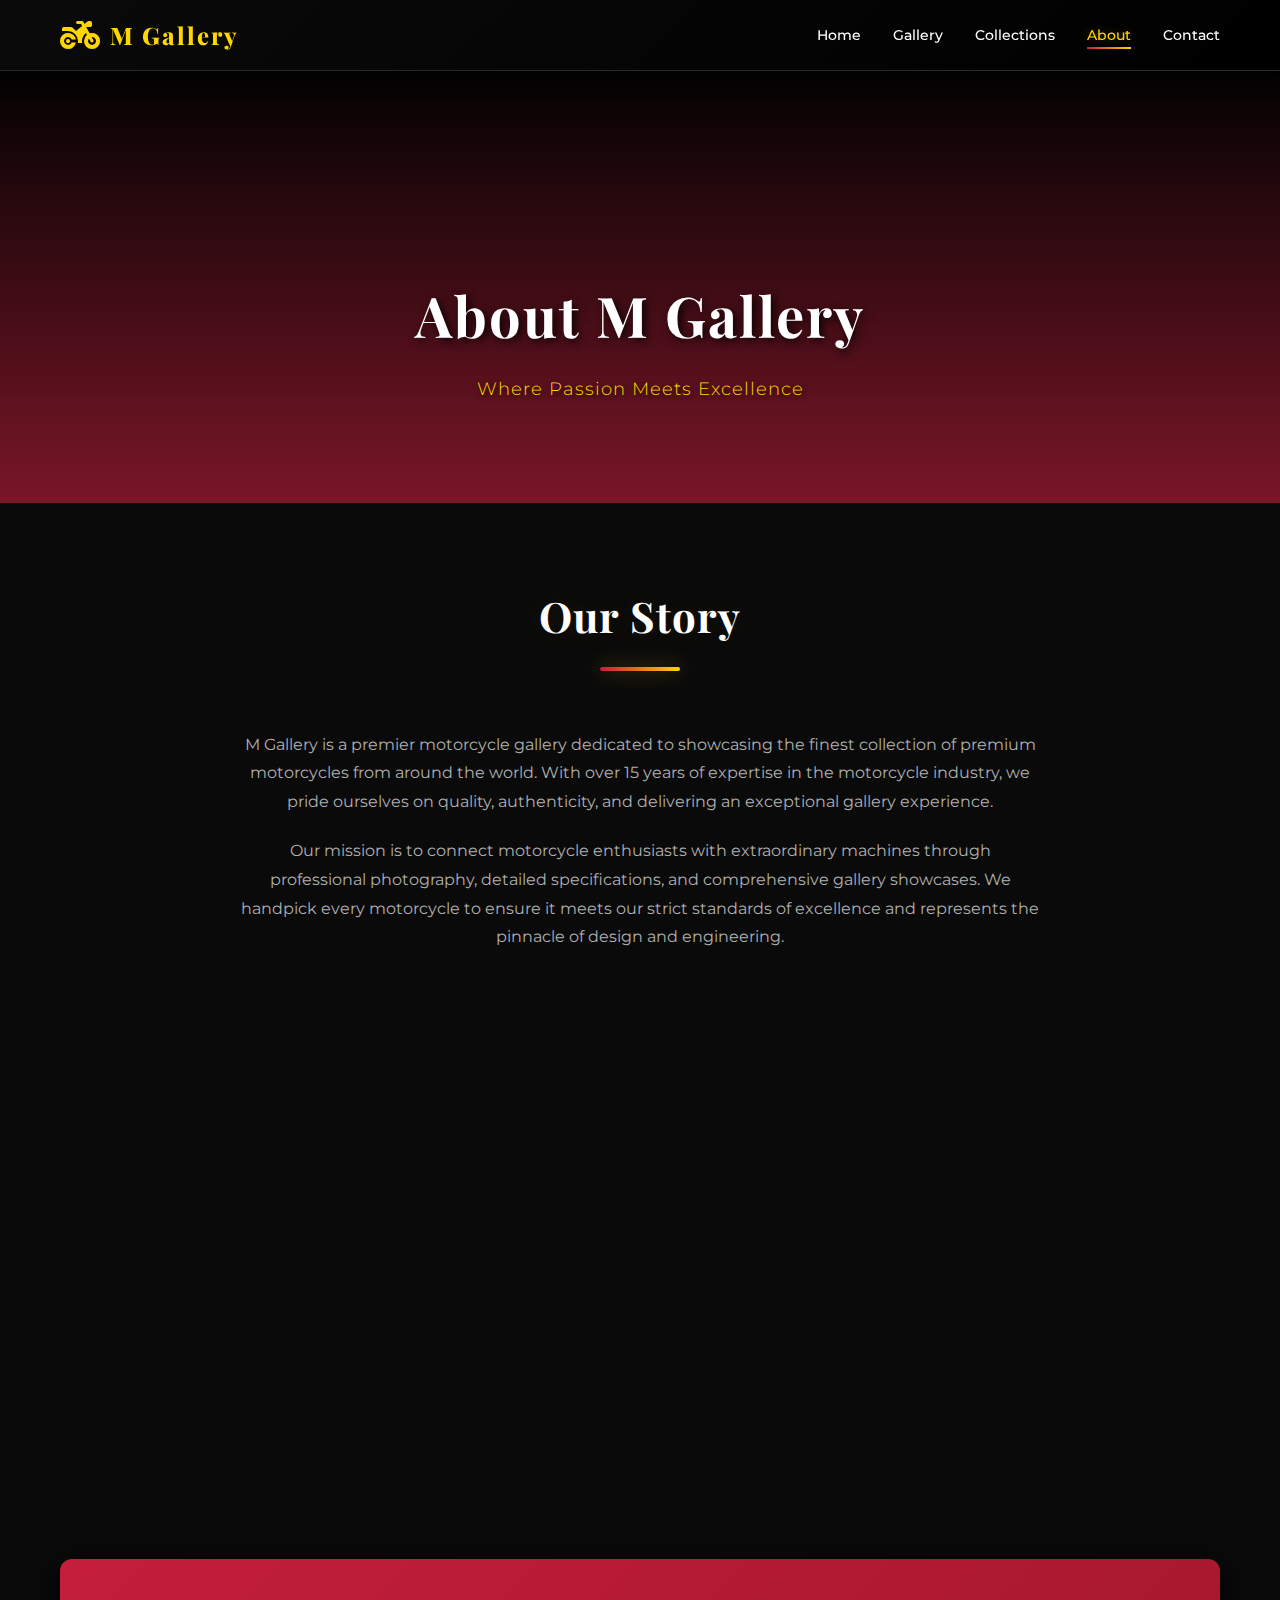
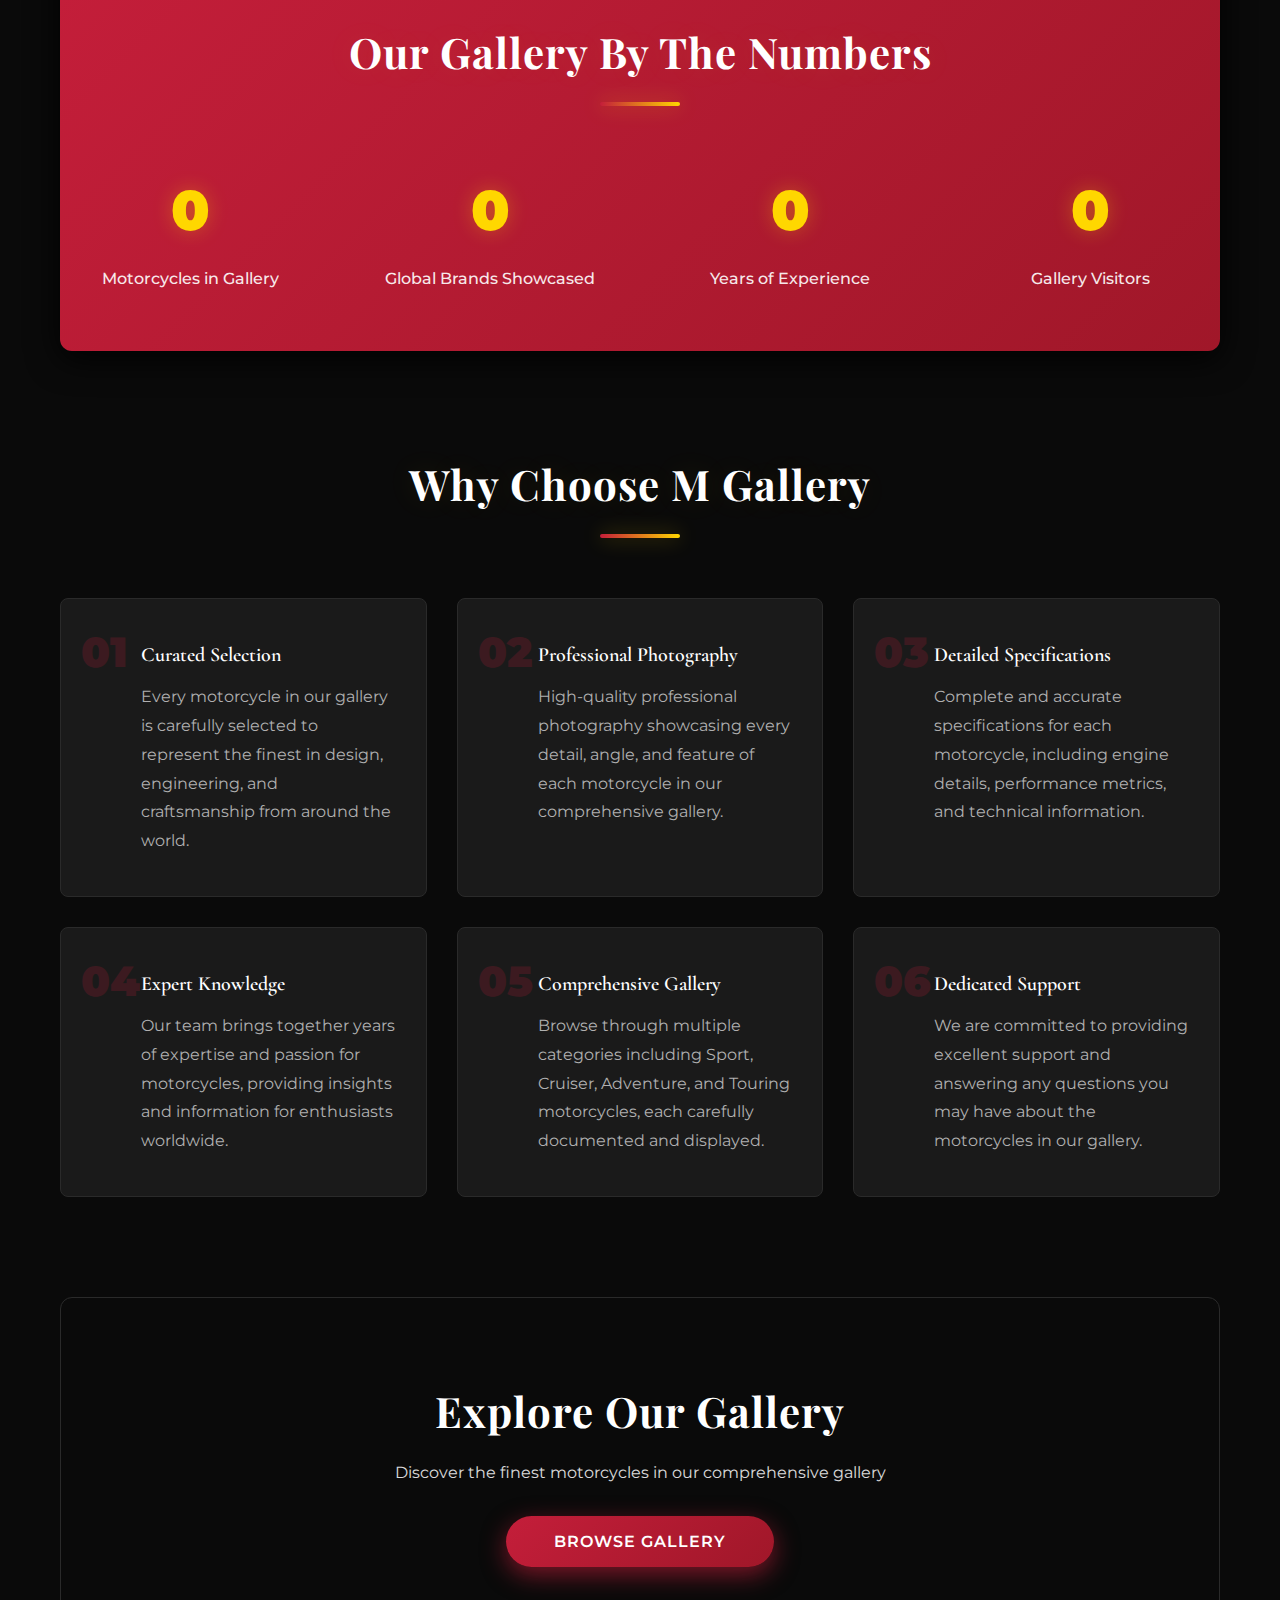
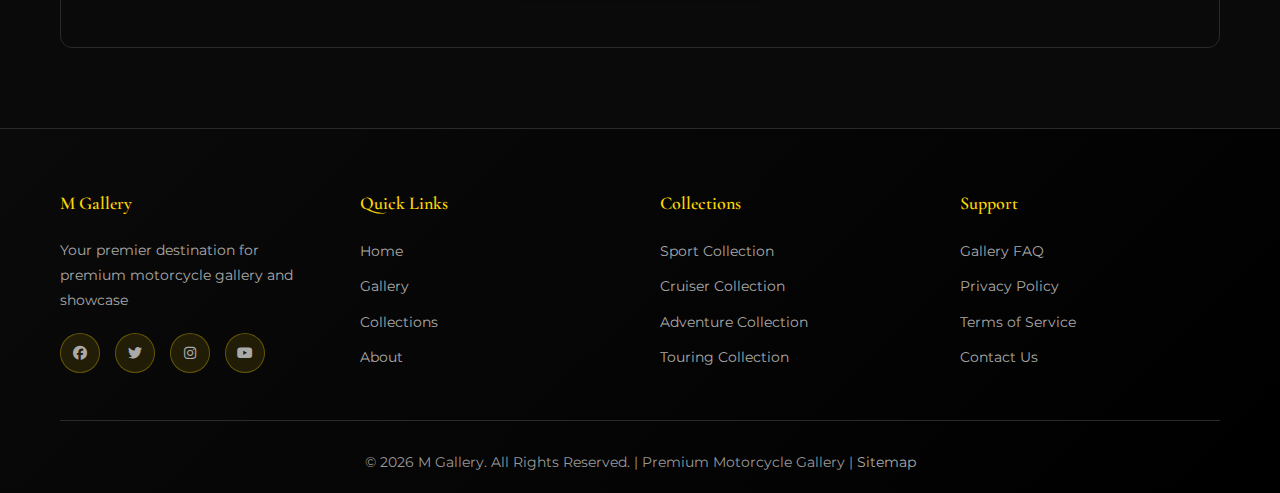
<file: about.html>
<!DOCTYPE html>
<html lang="en">
<head>
    <meta charset="UTF-8">
    <meta name="viewport" content="width=device-width, initial-scale=1.0">
    <meta name="description" content="About M Gallery - Premium motorcycle gallery with 15+ years of expertise. Learn about our mission to showcase the finest motorcycles.">
    <meta name="keywords" content="about motorcycle gallery, motorcycle showcase, premium bike collection, gallery history">
    <meta name="robots" content="index, follow">
    <title>About M Gallery - Premium Motorcycle Gallery</title>
    <link rel="canonical" href="https://www.mgallery.com/about.html">
    <link rel="stylesheet" href="style.css">
    <link rel="stylesheet" href="https://cdnjs.cloudflare.com/ajax/libs/font-awesome/6.4.0/css/all.min.css">
    <link rel="preconnect" href="https://fonts.googleapis.com">
    <link rel="preconnect" href="https://fonts.gstatic.com" crossorigin>
    <link href="https://fonts.googleapis.com/css2?family=Playfair+Display:wght@400;500;600;700;800;900&family=Montserrat:wght@300;400;500;600;700;800&family=Cormorant+Garamond:wght@400;500;600;700&family=Poppins:wght@300;400;500;600;700&display=swap" rel="stylesheet">
    <script async src="https://www.googletagmanager.com/gtag/js?id=G-XXXXXXXXXX"></script>
    <script>
        window.dataLayer = window.dataLayer || [];
        function gtag(){dataLayer.push(arguments);}
        gtag('js', new Date());
        gtag('config', 'G-XXXXXXXXXX');
    </script>
    <script type="application/ld+json">
    {
      "@context": "https://schema.org",
      "@type": "Organization",
      "name": "M Gallery",
      "description": "Premium motorcycle gallery showcase",
      "url": "https://www.mgallery.com",
      "foundingDate": "2010"
    }
    </script>
</head>
<body>
    <!-- Navigation Bar -->
    <nav class="navbar" role="navigation" aria-label="Main navigation">
        <div class="nav-container">
            <div class="logo">
                <i class="fas fa-motorcycle" aria-hidden="true"></i>
                <span>M Gallery</span>
            </div>
            <ul class="nav-menu">
                <li><a href="index.html" class="nav-link">Home</a></li>
                <li><a href="gallery.html" class="nav-link">Gallery</a></li>
                <li><a href="collection.html" class="nav-link">Collections</a></li>
                <li><a href="about.html" class="nav-link active">About</a></li>
                <li><a href="contact.html" class="nav-link">Contact</a></li>
            </ul>
            <div class="hamburger">
                <span></span>
                <span></span>
                <span></span>
            </div>
        </div>
    </nav>

    <!-- Page Header -->
    <div class="page-header">
        <h1>About M Gallery</h1>
        <p>Where Passion Meets Excellence</p>
    </div>

    <!-- About Content -->
    <section class="about-page" role="main">
        <div class="container">
            <!-- Mission Section -->
            <div class="mission-section">
                <div class="section-intro">
                    <h2 class="section-title">Our Story</h2>
                    <p>M Gallery is a premier motorcycle gallery dedicated to showcasing the finest collection of premium motorcycles from around the world. With over 15 years of expertise in the motorcycle industry, we pride ourselves on quality, authenticity, and delivering an exceptional gallery experience.</p>
                    <p>Our mission is to connect motorcycle enthusiasts with extraordinary machines through professional photography, detailed specifications, and comprehensive gallery showcases. We handpick every motorcycle to ensure it meets our strict standards of excellence and represents the pinnacle of design and engineering.</p>
                </div>

                <div class="mission-grid">
                    <div class="mission-card">
                        <div class="mission-icon" aria-hidden="true"><i class="fas fa-heart"></i></div>
                        <h3>Our Mission</h3>
                        <p>To be the world's premier motorcycle gallery, showcasing the finest machines and connecting passionate enthusiasts with extraordinary motorcycles through professional presentation and detailed information.</p>
                    </div>

                    <div class="mission-card">
                        <div class="mission-icon" aria-hidden="true"><i class="fas fa-rocket"></i></div>
                        <h3>Our Vision</h3>
                        <p>To establish M Gallery as the definitive source for premium motorcycle showcase, recognized globally for quality, expertise, and passion for motorcycles.</p>
                    </div>

                    <div class="mission-card">
                        <div class="mission-icon" aria-hidden="true"><i class="fas fa-star"></i></div>
                        <h3>Our Values</h3>
                        <p>Excellence, integrity, passion for motorcycles, and dedication to presenting the finest machines with the utmost professionalism and attention to detail.</p>
                    </div>
                </div>
            </div>

            <!-- Statistics Section -->
            <section class="stats-section">
                <h2 class="section-title">Our Gallery By The Numbers</h2>
                <div class="stats-grid">
                    <div class="stat-card">
                        <div class="stat-number" data-target="150">0</div>
                        <p class="stat-label">Motorcycles in Gallery</p>
                    </div>
                    <div class="stat-card">
                        <div class="stat-number" data-target="50">0</div>
                        <p class="stat-label">Global Brands Showcased</p>
                    </div>
                    <div class="stat-card">
                        <div class="stat-number" data-target="15">0</div>
                        <p class="stat-label">Years of Experience</p>
                    </div>
                    <div class="stat-card">
                        <div class="stat-number" data-target="100000">0</div>
                        <p class="stat-label">Gallery Visitors</p>
                    </div>
                </div>
            </section>

            <!-- Why Choose Us Section -->
            <section class="why-choose">
                <h2 class="section-title">Why Choose M Gallery</h2>
                <div class="why-grid">
                    <div class="why-item">
                        <div class="why-number">01</div>
                        <h4>Curated Selection</h4>
                        <p>Every motorcycle in our gallery is carefully selected to represent the finest in design, engineering, and craftsmanship from around the world.</p>
                    </div>

                    <div class="why-item">
                        <div class="why-number">02</div>
                        <h4>Professional Photography</h4>
                        <p>High-quality professional photography showcasing every detail, angle, and feature of each motorcycle in our comprehensive gallery.</p>
                    </div>

                    <div class="why-item">
                        <div class="why-number">03</div>
                        <h4>Detailed Specifications</h4>
                        <p>Complete and accurate specifications for each motorcycle, including engine details, performance metrics, and technical information.</p>
                    </div>

                    <div class="why-item">
                        <div class="why-number">04</div>
                        <h4>Expert Knowledge</h4>
                        <p>Our team brings together years of expertise and passion for motorcycles, providing insights and information for enthusiasts worldwide.</p>
                    </div>

                    <div class="why-item">
                        <div class="why-number">05</div>
                        <h4>Comprehensive Gallery</h4>
                        <p>Browse through multiple categories including Sport, Cruiser, Adventure, and Touring motorcycles, each carefully documented and displayed.</p>
                    </div>

                    <div class="why-item">
                        <div class="why-number">06</div>
                        <h4>Dedicated Support</h4>
                        <p>We are committed to providing excellent support and answering any questions you may have about the motorcycles in our gallery.</p>
                    </div>
                </div>
            </section>

            <!-- Call to Action -->
            <section class="about-cta">
                <h2>Explore Our Gallery</h2>
                <p>Discover the finest motorcycles in our comprehensive gallery</p>
                <button class="cta-button" onclick="window.location.href='gallery.html'" aria-label="Explore motorcycle gallery">Browse Gallery</button>
            </section>
        </div>
    </section>

    <!-- Footer -->
    <footer class="footer" role="contentinfo">
        <div class="container">
            <div class="footer-content">
                <div class="footer-section">
                    <h4>M Gallery</h4>
                    <p>Your premier destination for premium motorcycle gallery and showcase</p>
                    <div class="social-links" role="list">
                        <a href="#" role="listitem" aria-label="M Gallery Facebook"><i class="fab fa-facebook" aria-hidden="true"></i></a>
                        <a href="#" role="listitem" aria-label="M Gallery Twitter"><i class="fab fa-twitter" aria-hidden="true"></i></a>
                        <a href="#" role="listitem" aria-label="M Gallery Instagram"><i class="fab fa-instagram" aria-hidden="true"></i></a>
                        <a href="#" role="listitem" aria-label="M Gallery YouTube"><i class="fab fa-youtube" aria-hidden="true"></i></a>
                    </div>
                </div>
                <div class="footer-section">
                    <h4>Quick Links</h4>
                    <ul role="list">
                        <li role="listitem"><a href="index.html">Home</a></li>
                        <li role="listitem"><a href="gallery.html">Gallery</a></li>
                        <li role="listitem"><a href="collection.html">Collections</a></li>
                        <li role="listitem"><a href="about.html">About</a></li>
                    </ul>
                </div>
                <div class="footer-section">
                    <h4>Collections</h4>
                    <ul role="list">
                        <li role="listitem"><a href="collection.html#sport">Sport Collection</a></li>
                        <li role="listitem"><a href="collection.html#cruiser">Cruiser Collection</a></li>
                        <li role="listitem"><a href="collection.html#adventure">Adventure Collection</a></li>
                        <li role="listitem"><a href="collection.html#touring">Touring Collection</a></li>
                    </ul>
                </div>
                <div class="footer-section">
                    <h4>Support</h4>
                    <ul role="list">
                        <li role="listitem"><a href="#" rel="nofollow">Gallery FAQ</a></li>
                        <li role="listitem"><a href="#" rel="nofollow">Privacy Policy</a></li>
                        <li role="listitem"><a href="#" rel="nofollow">Terms of Service</a></li>
                        <li role="listitem"><a href="contact.html">Contact Us</a></li>
                    </ul>
                </div>
            </div>
            <div class="footer-bottom">
                <p>&copy; 2026 M Gallery. All Rights Reserved. | Premium Motorcycle Gallery | <a href="sitemap.xml" rel="nofollow">Sitemap</a></p>
            </div>
        </div>
    </footer>

    <script src="script.js"></script>
</body>
</html>
</file>
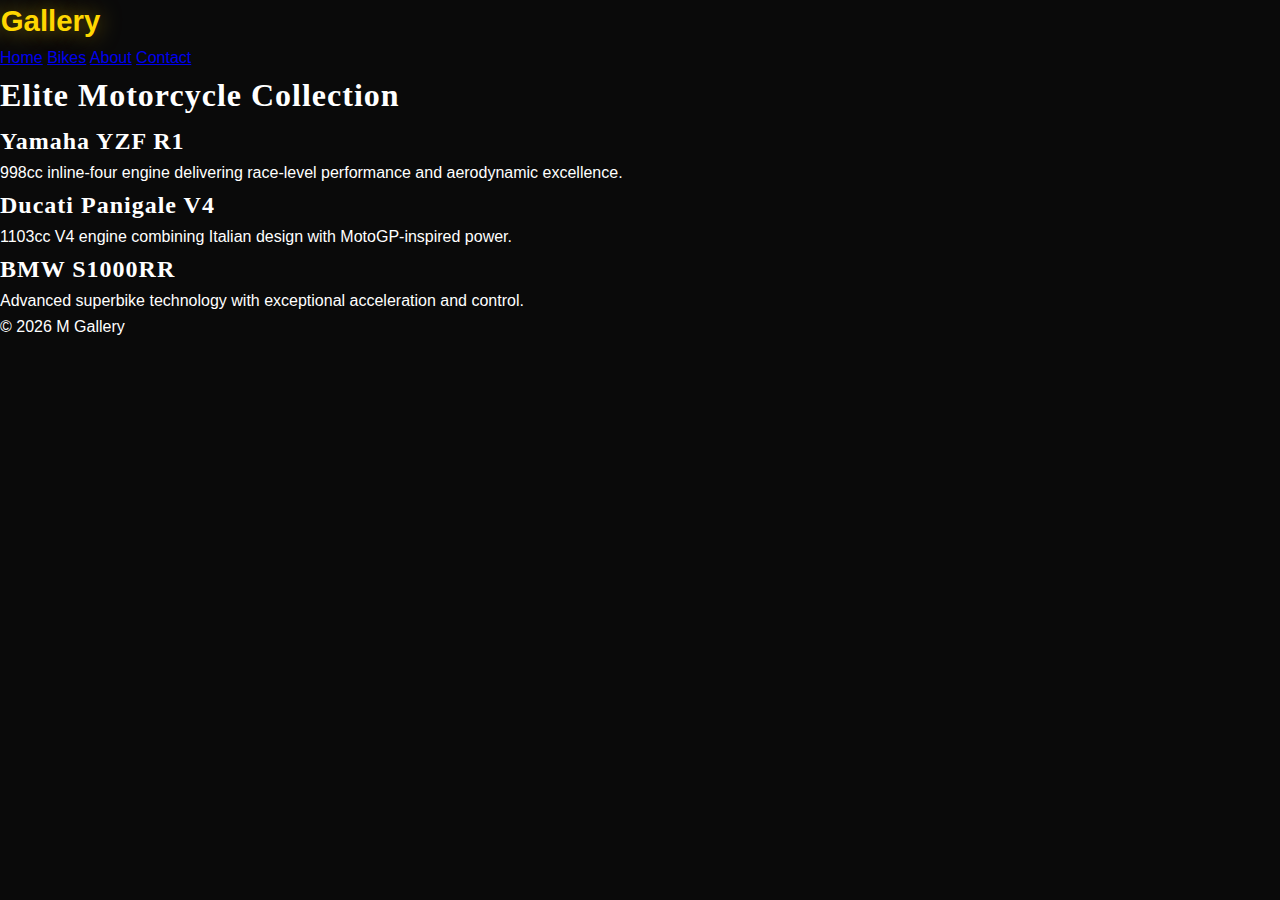
<file: bikes.html>
<!DOCTYPE html>
<html lang="en">
<head>
<meta charset="UTF-8">
<meta name="viewport" content="width=device-width, initial-scale=1.0">

<title>Motorcycle Collection | M Gallery</title>

<meta name="description" content="Explore premium superbikes including Yamaha YZF R1, Ducati Panigale V4 and BMW S1000RR.">

<link rel="stylesheet" href="style.css">
</head>

<body>

<header>
    <div class="logo">M Gallery</div>
    <nav>
        <a href="index.html">Home</a>
        <a href="bikes.html">Bikes</a>
        <a href="about.html">About</a>
        <a href="contact.html">Contact</a>
    </nav>
</header>

<section class="page-title">
    <h1>Elite Motorcycle Collection</h1>
</section>

<section class="cards">

    <div class="bike-card">
        <h2>Yamaha YZF R1</h2>
        <p>998cc inline-four engine delivering race-level performance and aerodynamic excellence.</p>
    </div>

    <div class="bike-card">
        <h2>Ducati Panigale V4</h2>
        <p>1103cc V4 engine combining Italian design with MotoGP-inspired power.</p>
    </div>

    <div class="bike-card">
        <h2>BMW S1000RR</h2>
        <p>Advanced superbike technology with exceptional acceleration and control.</p>
    </div>

</section>

<footer>
    <p>© 2026 M Gallery</p>
</footer>

</body>
</html>
</file>
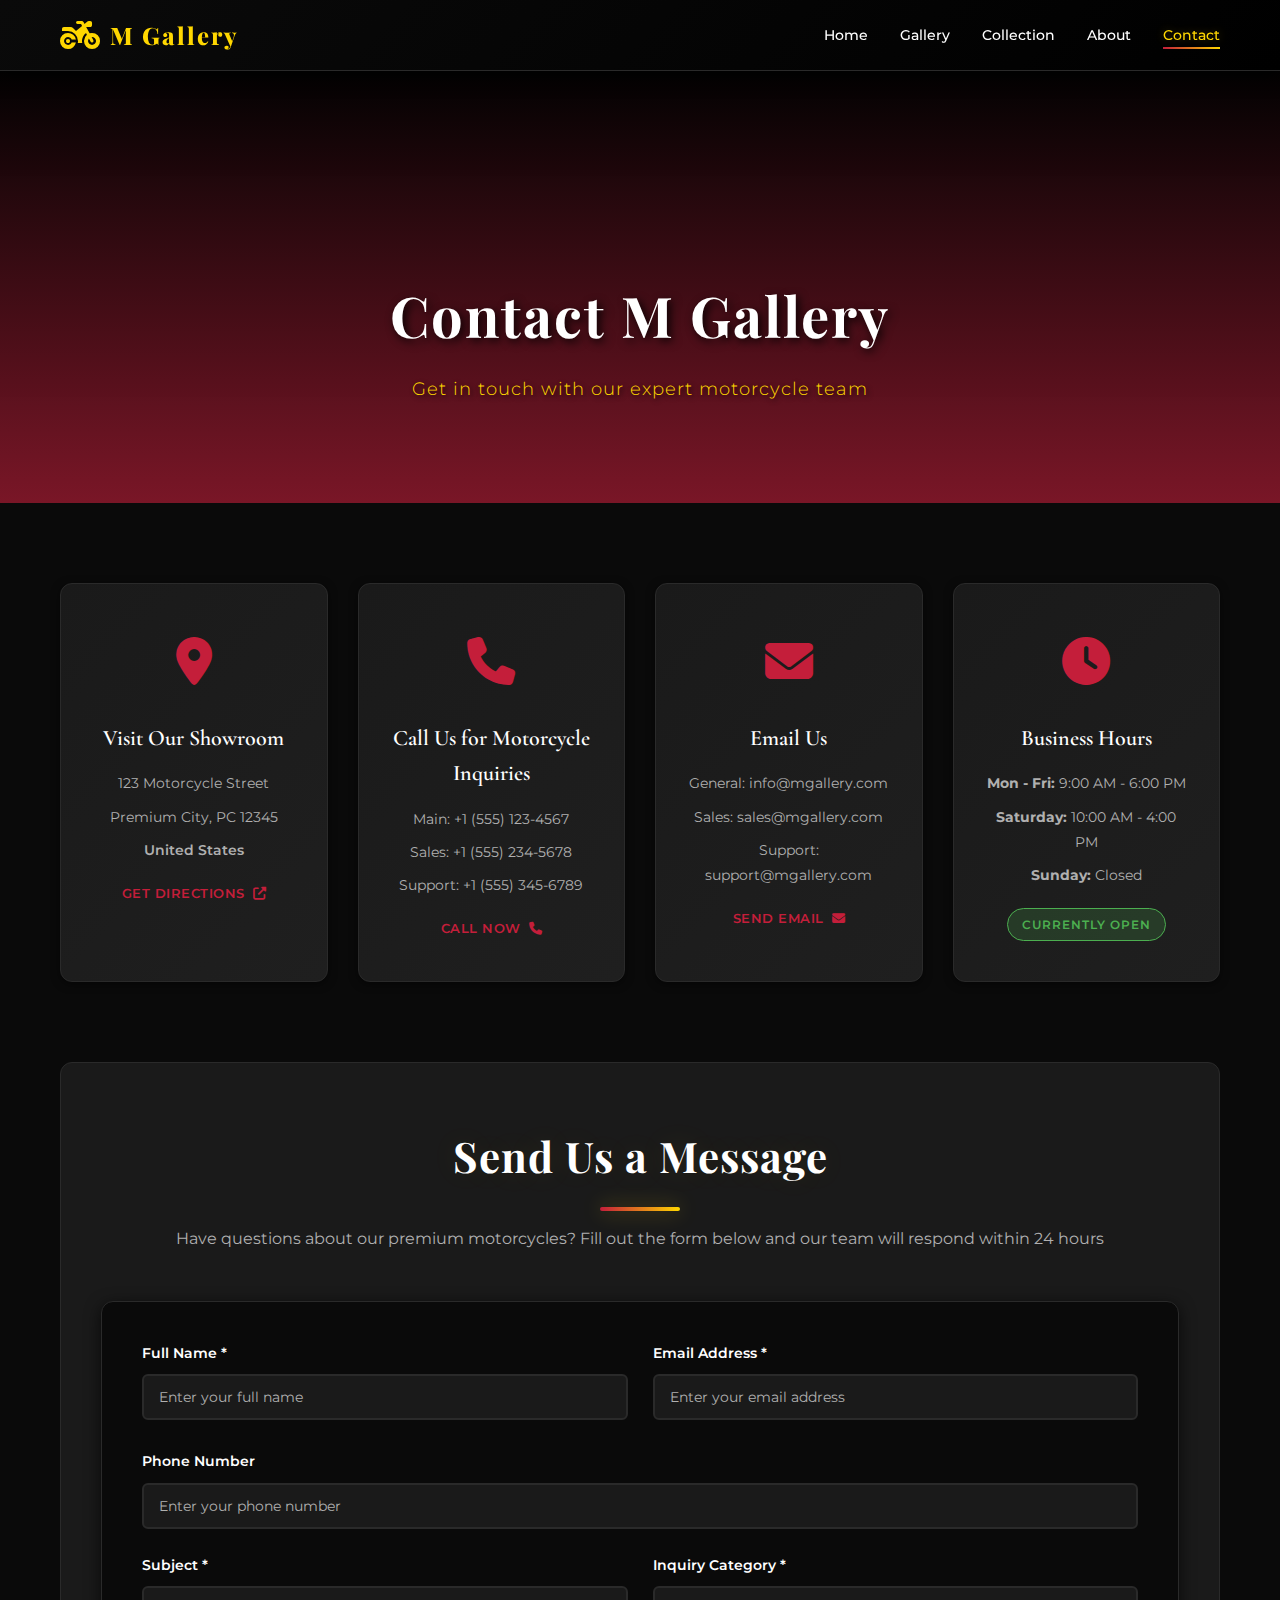
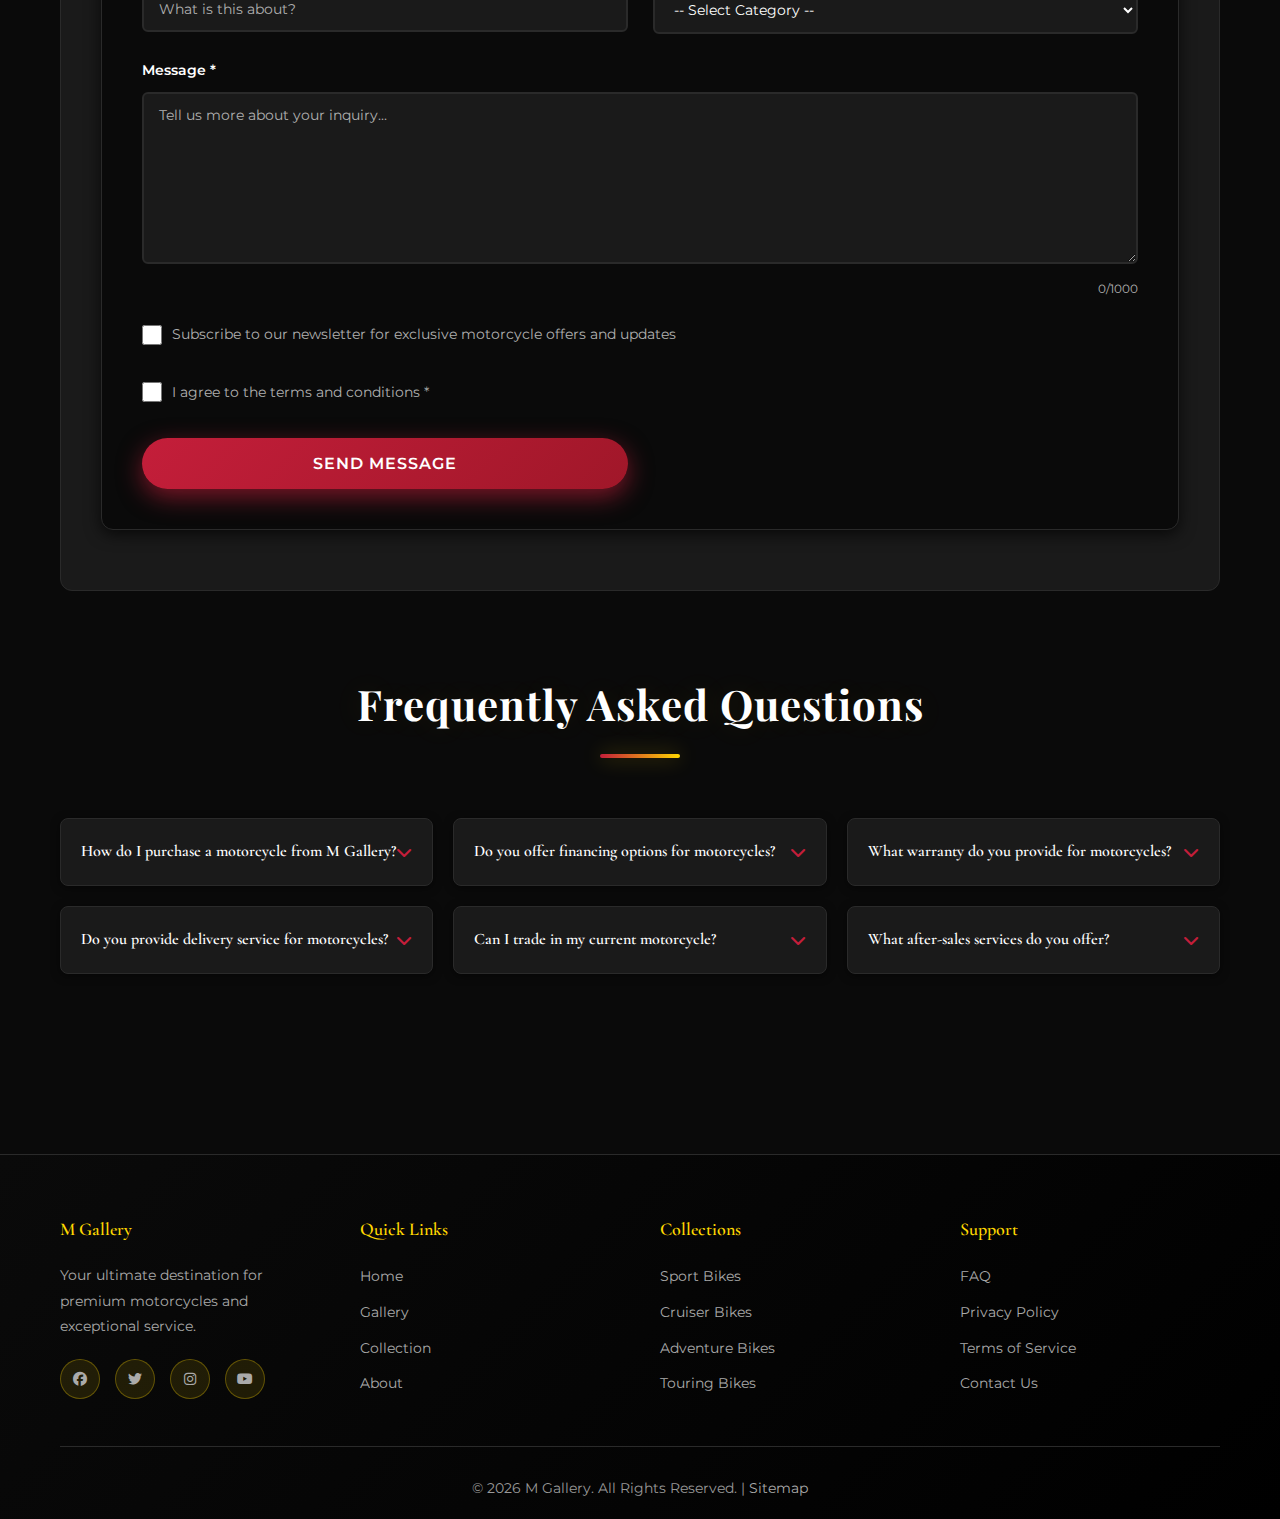
<file: contact.html>
<!DOCTYPE html>
<html lang="en">
<head>
    <meta charset="UTF-8">
    <meta name="viewport" content="width=device-width, initial-scale=1.0">
    <meta name="description" content="Contact M Gallery - Reach our premium motorcycle dealer. Phone, email, address, and contact form for motorcycle inquiries, sales, and support.">
    <meta name="keywords" content="contact motorcycle dealer, M Gallery contact, motorcycle sales inquiries, customer support, contact form">
    <meta name="robots" content="index, follow">
    <title>Contact M Gallery - Premium Motorcycle Dealer Support</title>
    <link rel="canonical" href="https://www.mgallery.com/contact.html">
    <link rel="stylesheet" href="style.css">
    <link rel="stylesheet" href="https://cdnjs.cloudflare.com/ajax/libs/font-awesome/6.4.0/css/all.min.css">
    <link rel="preconnect" href="https://fonts.googleapis.com">
    <link rel="preconnect" href="https://fonts.gstatic.com" crossorigin>
    <link href="https://fonts.googleapis.com/css2?family=Playfair+Display:wght@400;500;600;700;800;900&family=Montserrat:wght@300;400;500;600;700;800&family=Cormorant+Garamond:wght@400;500;600;700&family=Poppins:wght@300;400;500;600;700&display=swap" rel="stylesheet">
    <script async src="https://www.googletagmanager.com/gtag/js?id=G-XXXXXXXXXX"></script>
    <script>
        window.dataLayer = window.dataLayer || [];
        function gtag(){dataLayer.push(arguments);}
        gtag('js', new Date());
        gtag('config', 'G-XXXXXXXXXX');
    </script>
</head>
<body>
    <nav class="navbar" role="navigation" aria-label="Main navigation">
        <div class="nav-container">
            <div class="logo">
                <i class="fas fa-motorcycle" aria-hidden="true"></i>
                <span>M Gallery</span>
            </div>
            <ul class="nav-menu">
                <li><a href="index.html" class="nav-link">Home</a></li>
                <li><a href="gallery.html" class="nav-link">Gallery</a></li>
                <li><a href="collection.html" class="nav-link">Collection</a></li>
                <li><a href="about.html" class="nav-link">About</a></li>
                <li><a href="contact.html" class="nav-link active">Contact</a></li>
            </ul>
            <div class="hamburger">
                <span></span>
                <span></span>
                <span></span>
            </div>
        </div>
    </nav>

    <div class="page-header">
        <h1>Contact M Gallery</h1>
        <p>Get in touch with our expert motorcycle team</p>
    </div>

    <section class="contact-page" role="main" aria-labelledby="contact-heading">
        <div class="container">
            <h2 id="contact-heading" class="sr-only">Contact Information and Form</h2>
            
            <div class="contact-info-grid">
                <div class="contact-info-card">
                    <div class="info-icon" aria-hidden="true"><i class="fas fa-map-marker-alt"></i></div>
                    <h3>Visit Our Showroom</h3>
                    <p>123 Motorcycle Street</p>
                    <p>Premium City, PC 12345</p>
                    <p class="country">United States</p>
                    <a href="#" class="info-link">Get Directions <i class="fas fa-external-link-alt" aria-hidden="true"></i></a>
                </div>

                <div class="contact-info-card">
                    <div class="info-icon" aria-hidden="true"><i class="fas fa-phone"></i></div>
                    <h3>Call Us for Motorcycle Inquiries</h3>
                    <p>Main: <span>+1 (555) 123-4567</span></p>
                    <p>Sales: <span>+1 (555) 234-5678</span></p>
                    <p>Support: <span>+1 (555) 345-6789</span></p>
                    <a href="tel:+15551234567" class="info-link">Call Now <i class="fas fa-phone" aria-hidden="true"></i></a>
                </div>

                <div class="contact-info-card">
                    <div class="info-icon" aria-hidden="true"><i class="fas fa-envelope"></i></div>
                    <h3>Email Us</h3>
                    <p>General: info@mgallery.com</p>
                    <p>Sales: sales@mgallery.com</p>
                    <p>Support: support@mgallery.com</p>
                    <a href="mailto:info@mgallery.com" class="info-link">Send Email <i class="fas fa-envelope" aria-hidden="true"></i></a>
                </div>

                <div class="contact-info-card">
                    <div class="info-icon" aria-hidden="true"><i class="fas fa-clock"></i></div>
                    <h3>Business Hours</h3>
                    <p><strong>Mon - Fri:</strong> 9:00 AM - 6:00 PM</p>
                    <p><strong>Saturday:</strong> 10:00 AM - 4:00 PM</p>
                    <p><strong>Sunday:</strong> Closed</p>
                    <span class="status open">Currently Open</span>
                </div>
            </div>

            <div class="contact-form-section">
                <div class="form-header">
                    <h2 class="section-title">Send Us a Message</h2>
                    <p>Have questions about our premium motorcycles? Fill out the form below and our team will respond within 24 hours</p>
                </div>

                <form class="contact-form" id="contactForm" method="POST" action="/contact" novalidate>
                    <div class="form-group">
                        <label for="name">Full Name *</label>
                        <input type="text" id="name" name="name" required placeholder="Enter your full name" aria-required="true">
                        <span class="error-message" id="nameError"></span>
                    </div>

                    <div class="form-group">
                        <label for="email">Email Address *</label>
                        <input type="email" id="email" name="email" required placeholder="Enter your email address" aria-required="true">
                        <span class="error-message" id="emailError"></span>
                    </div>

                    <div class="form-group">
                        <label for="phone">Phone Number</label>
                        <input type="tel" id="phone" name="phone" placeholder="Enter your phone number">
                    </div>

                    <div class="form-row">
                        <div class="form-group">
                            <label for="subject">Subject *</label>
                            <input type="text" id="subject" name="subject" required placeholder="What is this about?" aria-required="true">
                        </div>

                        <div class="form-group">
                            <label for="category">Inquiry Category *</label>
                            <select id="category" name="category" required aria-required="true">
                                <option value="">-- Select Category --</option>
                                <option value="inquiry">General Inquiry</option>
                                <option value="sales">Sales Information</option>
                                <option value="support">Customer Support</option>
                                <option value="service">Service & Maintenance</option>
                                <option value="financing">Financing Question</option>
                                <option value="other">Other</option>
                            </select>
                        </div>
                    </div>

                    <div class="form-group">
                        <label for="message">Message *</label>
                        <textarea id="message" name="message" rows="8" required placeholder="Tell us more about your inquiry..." aria-required="true"></textarea>
                        <span class="char-count"><span id="charCount">0</span>/1000</span>
                    </div>

                    <div class="form-group checkbox-group">
                        <label for="subscribe">
                            <input type="checkbox" id="subscribe" name="subscribe">
                            Subscribe to our newsletter for exclusive motorcycle offers and updates
                        </label>
                    </div>

                    <div class="form-group checkbox-group">
                        <label for="terms">
                            <input type="checkbox" id="terms" name="terms" required aria-required="true">
                            I agree to the terms and conditions *
                        </label>
                        <span class="error-message" id="termsError"></span>
                    </div>

                    <button type="submit" class="cta-button" aria-label="Submit contact form">Send Message</button>

                    <div class="form-status" id="formStatus">
                        <p id="statusMessage"></p>
                    </div>
                </form>
            </div>

            <section class="faq-section" aria-labelledby="faq-heading">
                <h2 id="faq-heading" class="section-title">Frequently Asked Questions</h2>
                <div class="faq-grid">
                    <div class="faq-item">
                        <div class="faq-header" onclick="toggleFAQ(this)">
                            <h3>How do I purchase a motorcycle from M Gallery?</h3>
                            <i class="fas fa-chevron-down" aria-hidden="true"></i>
                        </div>
                        <div class="faq-content">
                            <p>Browse our gallery, select your desired motorcycle, and contact our sales team. We'll guide you through the entire purchase process including financing options and delivery arrangements.</p>
                        </div>
                    </div>

                    <div class="faq-item">
                        <div class="faq-header" onclick="toggleFAQ(this)">
                            <h3>Do you offer financing options for motorcycles?</h3>
                            <i class="fas fa-chevron-down" aria-hidden="true"></i>
                        </div>
                        <div class="faq-content">
                            <p>Yes! We offer flexible financing plans with competitive rates. Our team can work with various lenders to find the best option for your budget.</p>
                        </div>
                    </div>

                    <div class="faq-item">
                        <div class="faq-header" onclick="toggleFAQ(this)">
                            <h3>What warranty do you provide for motorcycles?</h3>
                            <i class="fas fa-chevron-down" aria-hidden="true"></i>
                        </div>
                        <div class="faq-content">
                            <p>All our motorcycles come with comprehensive warranty coverage. The duration varies by model and condition. Contact us for specific details on your chosen motorcycle.</p>
                        </div>
                    </div>

                    <div class="faq-item">
                        <div class="faq-header" onclick="toggleFAQ(this)">
                            <h3>Do you provide delivery service for motorcycles?</h3>
                            <i class="fas fa-chevron-down" aria-hidden="true"></i>
                        </div>
                        <div class="faq-content">
                            <p>Yes, we offer nationwide delivery services for motorcycle purchases. Delivery options and costs depend on your location. Our sales team will provide a quote during purchase.</p>
                        </div>
                    </div>

                    <div class="faq-item">
                        <div class="faq-header" onclick="toggleFAQ(this)">
                            <h3>Can I trade in my current motorcycle?</h3>
                            <i class="fas fa-chevron-down" aria-hidden="true"></i>
                        </div>
                        <div class="faq-content">
                            <p>Absolutely! We accept motorcycle trade-ins. Bring your current bike for evaluation, and we'll offer you a fair trade-in value towards your new motorcycle purchase.</p>
                        </div>
                    </div>

                    <div class="faq-item">
                        <div class="faq-header" onclick="toggleFAQ(this)">
                            <h3>What after-sales services do you offer?</h3>
                            <i class="fas fa-chevron-down" aria-hidden="true"></i>
                        </div>
                        <div class="faq-content">
                            <p>We offer comprehensive after-sales support including maintenance, repairs, customization, and 24/7 customer support. Our certified technicians are ready to assist you with motorcycle service.</p>
                        </div>
                    </div>
                </div>
            </section>
        </div>
    </section>

    <footer class="footer" role="contentinfo">
        <div class="container">
            <div class="footer-content">
                <div class="footer-section">
                    <h4>M Gallery</h4>
                    <p>Your ultimate destination for premium motorcycles and exceptional service.</p>
                    <div class="social-links" role="list">
                        <a href="#" role="listitem" aria-label="M Gallery Facebook"><i class="fab fa-facebook" aria-hidden="true"></i></a>
                        <a href="#" role="listitem" aria-label="M Gallery Twitter"><i class="fab fa-twitter" aria-hidden="true"></i></a>
                        <a href="#" role="listitem" aria-label="M Gallery Instagram"><i class="fab fa-instagram" aria-hidden="true"></i></a>
                        <a href="#" role="listitem" aria-label="M Gallery YouTube"><i class="fab fa-youtube" aria-hidden="true"></i></a>
                    </div>
                </div>
                <div class="footer-section">
                    <h4>Quick Links</h4>
                    <ul role="list">
                        <li role="listitem"><a href="index.html">Home</a></li>
                        <li role="listitem"><a href="gallery.html">Gallery</a></li>
                        <li role="listitem"><a href="collection.html">Collection</a></li>
                        <li role="listitem"><a href="about.html">About</a></li>
                    </ul>
                </div>
                <div class="footer-section">
                    <h4>Collections</h4>
                    <ul role="list">
                        <li role="listitem"><a href="collection.html#sport">Sport Bikes</a></li>
                        <li role="listitem"><a href="collection.html#cruiser">Cruiser Bikes</a></li>
                        <li role="listitem"><a href="collection.html#adventure">Adventure Bikes</a></li>
                        <li role="listitem"><a href="collection.html#touring">Touring Bikes</a></li>
                    </ul>
                </div>
                <div class="footer-section">
                    <h4>Support</h4>
                    <ul role="list">
                        <li role="listitem"><a href="#" rel="nofollow">FAQ</a></li>
                        <li role="listitem"><a href="#" rel="nofollow">Privacy Policy</a></li>
                        <li role="listitem"><a href="#" rel="nofollow">Terms of Service</a></li>
                        <li role="listitem"><a href="contact.html">Contact Us</a></li>
                    </ul>
                </div>
            </div>
            <div class="footer-bottom">
                <p>&copy; 2026 M Gallery. All Rights Reserved. | <a href="sitemap.xml" rel="nofollow">Sitemap</a></p>
            </div>
        </div>
    </footer>

    <script src="script.js"></script>
</body>
</html>
</file>
<file: style.css>
/* ===================================
   GLOBAL STYLES & VARIABLES
   =================================== */

:root {
    --primary-color: #c41e3a;
    --secondary-color: #0a0a0a;
    --tertiary-color: #1a1a1a;
    --accent-color: #ffd700;
    --light-bg: #121212;
    --text-dark: #ffffff;
    --text-light: #b0b0b0;
    --border-color: #2a2a2a;
    --shadow-sm: 0 2px 8px rgba(0, 0, 0, 0.5);
    --shadow-md: 0 4px 16px rgba(0, 0, 0, 0.7);
    --shadow-lg: 0 8px 32px rgba(0, 0, 0, 0.9);
    --transition: all 0.3s ease;
}

* {
    margin: 0;
    padding: 0;
    box-sizing: border-box;
}

html {
    scroll-behavior: smooth;
}

body {
    font-family: 'Montserrat', sans-serif;
    line-height: 1.6;
    color: var(--text-dark);
    background-color: var(--secondary-color);
}

.container {
    max-width: 1200px;
    margin: 0 auto;
    padding: 0 20px;
}

.sr-only {
    position: absolute;
    width: 1px;
    height: 1px;
    padding: 0;
    margin: -1px;
    overflow: hidden;
    clip: rect(0, 0, 0, 0);
    white-space: nowrap;
    border-width: 0;
}

/* ===================================
   TYPOGRAPHY
   =================================== */

h1, h2, .section-title {
    font-family: 'Playfair Display', serif;
    font-weight: 700;
    letter-spacing: 1px;
    color: var(--text-dark);
}

h3, h4, h5 {
    font-family: 'Cormorant Garamond', serif;
    font-weight: 600;
    color: var(--text-dark);
}

p {
    font-family: 'Montserrat', sans-serif;
}

.logo span {
    font-family: 'Playfair Display', serif;
    font-size: 24px;
    font-weight: 800;
    letter-spacing: 2px;
}

/* ===================================
   NAVBAR
   =================================== */

.navbar {
    background: linear-gradient(135deg, var(--secondary-color) 0%, #000000 100%);
    padding: 1rem 0;
    position: fixed;
    width: 100%;
    top: 0;
    z-index: 1000;
    box-shadow: var(--shadow-md);
    border-bottom: 1px solid var(--border-color);
}

.nav-container {
    max-width: 1200px;
    margin: 0 auto;
    padding: 0 20px;
    display: flex;
    justify-content: space-between;
    align-items: center;
}

.logo {
    display: flex;
    align-items: center;
    gap: 10px;
    font-size: 28px;
    font-weight: bold;
    color: var(--accent-color);
    transition: var(--transition);
    cursor: pointer;
}

.logo:hover {
    transform: scale(1.05);
    text-shadow: 0 0 20px rgba(255, 215, 0, 0.5);
}

.logo i {
    font-size: 32px;
}

.nav-menu {
    display: flex;
    list-style: none;
    gap: 2rem;
    align-items: center;
}

.nav-link {
    color: #fff;
    text-decoration: none;
    font-weight: 500;
    position: relative;
    transition: var(--transition);
    font-size: 14px;
}

.nav-link:hover,
.nav-link.active {
    color: var(--accent-color);
    text-shadow: 0 0 10px rgba(255, 215, 0, 0.3);
}

.nav-link::after {
    content: '';
    position: absolute;
    bottom: -5px;
    left: 0;
    width: 0;
    height: 2px;
    background: linear-gradient(90deg, var(--primary-color), var(--accent-color));
    transition: var(--transition);
}

.nav-link:hover::after,
.nav-link.active::after {
    width: 100%;
}

.hamburger {
    display: none;
    flex-direction: column;
    cursor: pointer;
}

.hamburger span {
    width: 25px;
    height: 3px;
    background: var(--accent-color);
    margin: 5px 0;
    transition: var(--transition);
    border-radius: 2px;
}

/* ===================================
   PAGE HEADER
   =================================== */

.page-header {
    background: linear-gradient(rgba(0, 0, 0, 0.8), rgba(196, 30, 58, 0.6)),
                url('https://images.unsplash.com/photo-1558618666-fcd25c85cd64?w=1400&h=400&fit=crop') center/cover;
    padding: 200px 20px 100px;
    text-align: center;
    color: #fff;
    margin-top: 70px;
    position: relative;
}

.page-header h1 {
    font-size: 56px;
    margin-bottom: 15px;
    text-shadow: 3px 3px 10px rgba(0, 0, 0, 0.9);
    letter-spacing: 2px;
}

.page-header p {
    font-size: 18px;
    color: var(--accent-color);
    font-weight: 300;
    letter-spacing: 1px;
    text-shadow: 2px 2px 5px rgba(0, 0, 0, 0.8);
}

/* ===================================
   HERO SECTION
   =================================== */

.hero {
    height: 100vh;
    background: linear-gradient(rgba(0, 0, 0, 0.7), rgba(0, 0, 0, 0.7)),
                url('https://images.unsplash.com/photo-1558618666-fcd25c85cd64?w=1400&h=800&fit=crop') center/cover;
    display: flex;
    align-items: center;
    justify-content: center;
    text-align: center;
    color: #fff;
    margin-top: 70px;
    position: relative;
    overflow: hidden;
}

.hero::before {
    content: '';
    position: absolute;
    top: 0;
    left: -100%;
    width: 100%;
    height: 100%;
    background: linear-gradient(90deg, transparent, rgba(255, 215, 0, 0.1), transparent);
    animation: shine 3s infinite;
    z-index: 1;
}

@keyframes shine {
    0% { left: -100%; }
    50% { left: 100%; }
    100% { left: 100%; }
}

.hero-particles {
    position: absolute;
    width: 100%;
    height: 100%;
    z-index: 0;
}

.hero-content {
    position: relative;
    z-index: 2;
    animation: fadeInUp 0.8s ease-out;
}

@keyframes fadeInUp {
    from {
        opacity: 0;
        transform: translateY(30px);
    }
    to {
        opacity: 1;
        transform: translateY(0);
    }
}

.hero-title {
    font-size: 72px;
    font-weight: 900;
    margin-bottom: 20px;
    text-shadow: 3px 3px 15px rgba(0, 0, 0, 0.9);
    letter-spacing: 3px;
    color: var(--accent-color);
}

.title-underline {
    width: 100px;
    height: 4px;
    background: linear-gradient(90deg, var(--primary-color), var(--accent-color));
    margin: 20px auto;
    border-radius: 2px;
    animation: slideIn 0.8s ease-out;
    box-shadow: 0 0 20px rgba(255, 215, 0, 0.5);
}

@keyframes slideIn {
    from { width: 0; }
    to { width: 100px; }
}

.hero-subtitle {
    font-size: 28px;
    margin-bottom: 15px;
    color: var(--accent-color);
    font-weight: 600;
    letter-spacing: 1px;
    text-shadow: 2px 2px 8px rgba(0, 0, 0, 0.8);
}

.hero-description {
    font-size: 18px;
    margin-bottom: 30px;
    max-width: 600px;
    margin-left: auto;
    margin-right: auto;
    line-height: 1.8;
    color: #ddd;
    text-shadow: 1px 1px 5px rgba(0, 0, 0, 0.7);
}

.hero-overlay {
    position: absolute;
    top: 0;
    left: 0;
    right: 0;
    bottom: 0;
    background: rgba(0, 0, 0, 0.2);
}

/* ===================================
   BUTTONS
   =================================== */

.cta-button {
    background: linear-gradient(135deg, var(--primary-color), #a01729);
    color: #fff;
    border: none;
    padding: 16px 48px;
    font-size: 16px;
    font-weight: 600;
    border-radius: 50px;
    cursor: pointer;
    transition: var(--transition);
    text-transform: uppercase;
    letter-spacing: 1px;
    box-shadow: 0 8px 25px rgba(196, 30, 58, 0.6);
    position: relative;
    overflow: hidden;
    font-family: 'Montserrat', sans-serif;
}

.cta-button::before {
    content: '';
    position: absolute;
    top: 0;
    left: -100%;
    width: 100%;
    height: 100%;
    background: rgba(255, 255, 255, 0.2);
    transition: var(--transition);
    z-index: -1;
}

.cta-button:hover {
    transform: translateY(-3px);
    box-shadow: 0 12px 35px rgba(196, 30, 58, 0.8);
    text-shadow: 0 0 10px rgba(255, 255, 255, 0.5);
}

.cta-button:hover::before {
    left: 100%;
}

.btn-secondary {
    background: linear-gradient(135deg, var(--primary-color), #a01729);
    color: #fff;
    border: none;
    padding: 12px 24px;
    border-radius: 6px;
    cursor: pointer;
    font-weight: 600;
    transition: var(--transition);
    margin-top: auto;
    font-family: 'Montserrat', sans-serif;
    text-transform: uppercase;
    letter-spacing: 0.5px;
    font-size: 13px;
    box-shadow: 0 4px 15px rgba(196, 30, 58, 0.5);
}

.btn-secondary:hover {
    transform: translateX(5px);
    box-shadow: 0 6px 20px rgba(196, 30, 58, 0.7);
}

/* ===================================
   SECTION TITLE
   =================================== */

.section-title {
    font-size: 42px;
    font-weight: 700;
    text-align: center;
    margin-bottom: 60px;
    color: var(--text-dark);
    position: relative;
    padding-bottom: 20px;
    letter-spacing: 1px;
    text-shadow: 0 0 30px rgba(255, 215, 0, 0.1);
}

.section-title::after {
    content: '';
    position: absolute;
    bottom: 0;
    left: 50%;
    transform: translateX(-50%);
    width: 80px;
    height: 4px;
    background: linear-gradient(90deg, var(--primary-color), var(--accent-color));
    border-radius: 2px;
    box-shadow: 0 0 20px rgba(255, 215, 0, 0.4);
}

/* ===================================
   FEATURED SECTION
   =================================== */

.featured {
    padding: 80px 0;
    background: var(--secondary-color);
}

.featured-grid {
    display: grid;
    grid-template-columns: repeat(auto-fit, minmax(300px, 1fr));
    gap: 30px;
}

.featured-card {
    background: linear-gradient(135deg, var(--tertiary-color), #1f1f1f);
    border-radius: 12px;
    overflow: hidden;
    box-shadow: var(--shadow-md);
    transition: var(--transition);
    display: flex;
    flex-direction: column;
    height: 100%;
    border: 1px solid var(--border-color);
}

.featured-card:hover {
    transform: translateY(-10px);
    box-shadow: var(--shadow-lg);
    border-color: var(--accent-color);
}

.featured-image {
    width: 100%;
    height: 250px;
    overflow: hidden;
    position: relative;
}

.featured-image img {
    width: 100%;
    height: 100%;
    object-fit: cover;
    transition: var(--transition);
}

.featured-card:hover .featured-image img {
    transform: scale(1.1);
}

.badge {
    position: absolute;
    top: 15px;
    right: 15px;
    background: var(--primary-color);
    color: #fff;
    padding: 8px 16px;
    border-radius: 20px;
    font-size: 12px;
    font-weight: 600;
    text-transform: uppercase;
    letter-spacing: 1px;
    z-index: 2;
    box-shadow: var(--shadow-sm);
}

.featured-info {
    padding: 25px;
    flex-grow: 1;
    display: flex;
    flex-direction: column;
}

.featured-info h3 {
    font-size: 22px;
    margin-bottom: 8px;
}

.specs {
    color: var(--text-light);
    font-size: 14px;
    margin-bottom: 8px;
    display: flex;
    align-items: center;
    gap: 8px;
}

.specs i {
    color: var(--primary-color);
}

.rating {
    margin: 12px 0;
    font-size: 16px;
    display: flex;
    align-items: center;
    gap: 8px;
}

.rating i {
    color: var(--accent-color);
}

.rating-text {
    color: var(--text-light);
    font-size: 13px;
}

.model-year {
    color: var(--accent-color);
    font-weight: 600;
    font-size: 12px;
    text-transform: uppercase;
    margin-bottom: 8px;
}

/* ===================================
   COLLECTION PREVIEW
   =================================== */

.collection-preview {
    padding: 80px 0;
    background: var(--secondary-color);
}

.collection-preview-grid {
    display: grid;
    grid-template-columns: repeat(auto-fit, minmax(260px, 1fr));
    gap: 30px;
}

.collection-card {
    background: linear-gradient(135deg, var(--tertiary-color), #1f1f1f);
    padding: 40px 30px;
    border-radius: 12px;
    text-align: center;
    box-shadow: var(--shadow-sm);
    transition: var(--transition);
    position: relative;
    overflow: hidden;
    border: 1px solid var(--border-color);
}

.collection-card::before {
    content: '';
    position: absolute;
    top: 0;
    left: 0;
    right: 0;
    height: 4px;
    background: linear-gradient(90deg, var(--primary-color), var(--accent-color));
    transform: scaleX(0);
    transform-origin: left;
    transition: var(--transition);
}

.collection-card:hover {
    transform: translateY(-15px);
    box-shadow: var(--shadow-lg);
    border-color: var(--accent-color);
}

.collection-card:hover::before {
    transform: scaleX(1);
}

.collection-icon {
    font-size: 48px;
    color: var(--primary-color);
    margin-bottom: 20px;
    transition: var(--transition);
}

.collection-card:hover .collection-icon {
    transform: scale(1.2);
    color: var(--accent-color);
    filter: drop-shadow(0 0 10px rgba(255, 215, 0, 0.5));
}

.collection-card h3 {
    font-size: 24px;
    margin-bottom: 15px;
}

.collection-card p {
    color: var(--text-light);
    margin-bottom: 25px;
    line-height: 1.8;
    font-size: 15px;
}

.link-btn {
    display: inline-flex;
    align-items: center;
    gap: 8px;
    color: var(--primary-color);
    text-decoration: none;
    font-weight: 600;
    transition: var(--transition);
    font-size: 14px;
    text-transform: uppercase;
    letter-spacing: 0.5px;
}

.link-btn:hover {
    gap: 12px;
    color: var(--accent-color);
    text-shadow: 0 0 10px rgba(255, 215, 0, 0.4);
}

/* ===================================
   GALLERY HIGHLIGHTS
   =================================== */

.gallery-highlights {
    padding: 80px 0;
    background: var(--secondary-color);
}

.highlights-grid {
    display: grid;
    grid-template-columns: repeat(auto-fit, minmax(250px, 1fr));
    gap: 30px;
}

.highlight-card {
    text-align: center;
    padding: 40px 25px;
    border-radius: 8px;
    background: var(--tertiary-color);
    border: 1px solid var(--border-color);
    transition: var(--transition);
}

.highlight-card:hover {
    transform: translateY(-10px);
    box-shadow: var(--shadow-md);
    border-color: var(--accent-color);
}

.highlight-icon {
    font-size: 48px;
    color: var(--primary-color);
    margin-bottom: 20px;
    transition: var(--transition);
}

.highlight-card:hover .highlight-icon {
    font-size: 56px;
    color: var(--accent-color);
    transform: rotate(-10deg);
    filter: drop-shadow(0 0 15px rgba(255, 215, 0, 0.4));
}

.highlight-card h3 {
    font-size: 20px;
    margin-bottom: 12px;
}

.highlight-card p {
    color: var(--text-light);
    line-height: 1.8;
    font-size: 15px;
}

/* ===================================
   CTA SECTION
   =================================== */

.cta-section {
    padding: 80px 20px;
    background: linear-gradient(135deg, var(--secondary-color), #0a0a0a);
    color: #fff;
    text-align: center;
    margin: 60px 20px;
    border-radius: 12px;
    border: 1px solid var(--border-color);
    box-shadow: var(--shadow-lg);
}

.cta-section h2 {
    font-size: 42px;
    margin-bottom: 15px;
    letter-spacing: 1px;
}

.cta-section p {
    font-size: 18px;
    margin-bottom: 30px;
    opacity: 0.85;
    color: #ddd;
}

/* ===================================
   ABOUT PAGE
   =================================== */

.about-page {
    padding: 80px 0;
    background: var(--secondary-color);
    min-height: 100vh;
}

.section-intro {
    text-align: center;
    margin-bottom: 60px;
}

.section-intro p {
    font-size: 16px;
    color: var(--text-light);
    max-width: 800px;
    margin: 0 auto 20px;
    line-height: 1.8;
}

.mission-section {
    margin-bottom: 100px;
}

.mission-grid {
    display: grid;
    grid-template-columns: repeat(auto-fit, minmax(300px, 1fr));
    gap: 30px;
}

.mission-card {
    background: linear-gradient(135deg, var(--tertiary-color), #1f1f1f);
    padding: 40px 30px;
    border-radius: 12px;
    text-align: center;
    box-shadow: var(--shadow-sm);
    transition: var(--transition);
    border: 1px solid var(--border-color);
}

.mission-card:hover {
    transform: translateY(-10px);
    box-shadow: var(--shadow-md);
    border-color: var(--accent-color);
}

.mission-icon {
    font-size: 56px;
    color: var(--primary-color);
    margin-bottom: 20px;
    transition: var(--transition);
}

.mission-card:hover .mission-icon {
    transform: scale(1.2);
    color: var(--accent-color);
    filter: drop-shadow(0 0 15px rgba(255, 215, 0, 0.4));
}

.mission-card h3 {
    font-size: 24px;
    margin-bottom: 15px;
}

.mission-card p {
    color: var(--text-light);
    line-height: 1.8;
}

/* ===================================
   STATS SECTION
   =================================== */

.stats-section {
    margin-bottom: 100px;
    padding: 60px 0;
    background: linear-gradient(135deg, var(--primary-color), #a01729);
    border-radius: 12px;
    box-shadow: var(--shadow-lg);
}

.stats-grid {
    display: grid;
    grid-template-columns: repeat(auto-fit, minmax(200px, 1fr));
    gap: 40px;
}

.stat-card {
    text-align: center;
    color: #fff;
}

.stat-number {
    font-size: 56px;
    font-weight: 900;
    margin-bottom: 10px;
    color: var(--accent-color);
    text-shadow: 0 0 20px rgba(255, 215, 0, 0.3);
}

.stat-label {
    font-size: 16px;
    font-weight: 500;
    opacity: 0.9;
}

/* ===================================
   WHY CHOOSE SECTION
   =================================== */

.why-choose {
    margin-bottom: 100px;
}

.why-grid {
    display: grid;
    grid-template-columns: repeat(auto-fit, minmax(300px, 1fr));
    gap: 30px;
}

.why-item {
    padding: 40px 30px;
    background: var(--tertiary-color);
    border-radius: 8px;
    transition: var(--transition);
    position: relative;
    padding-left: 80px;
    border: 1px solid var(--border-color);
}

.why-item:hover {
    transform: translateY(-10px);
    box-shadow: var(--shadow-md);
    border-color: var(--accent-color);
}

.why-number {
    position: absolute;
    left: 20px;
    top: 20px;
    font-size: 42px;
    font-weight: 900;
    color: var(--primary-color);
    opacity: 0.2;
}

.why-item h4 {
    font-size: 20px;
    margin-bottom: 12px;
}

.why-item p {
    color: var(--text-light);
    line-height: 1.8;
}

/* ===================================
   TEAM SECTION
   =================================== */

.team-section {
    margin-bottom: 100px;
}

.team-intro {
    text-align: center;
    color: var(--text-light);
    margin-bottom: 60px;
    font-size: 16px;
}

.team-grid {
    display: grid;
    grid-template-columns: repeat(auto-fit, minmax(240px, 1fr));
    gap: 30px;
}

.team-member {
    text-align: center;
}

.member-image {
    position: relative;
    width: 100%;
    height: 250px;
    overflow: hidden;
    border-radius: 8px;
    margin-bottom: 20px;
    border: 1px solid var(--border-color);
}

.member-image img {
    width: 100%;
    height: 100%;
    object-fit: cover;
    transition: var(--transition);
}

.member-image:hover img {
    transform: scale(1.1);
}

.team-member h3 {
    font-size: 20px;
    margin-bottom: 8px;
}

.position {
    color: var(--primary-color);
    font-weight: 600;
    font-size: 14px;
    margin-bottom: 8px;
}

.bio {
    color: var(--text-light);
    font-size: 14px;
    line-height: 1.6;
}

/* ===================================
   TIMELINE SECTION
   =================================== */

.timeline-section {
    margin-bottom: 100px;
}

.timeline {
    position: relative;
    max-width: 800px;
    margin: 0 auto;
}

.timeline::before {
    content: '';
    position: absolute;
    left: 50%;
    transform: translateX(-50%);
    width: 4px;
    height: 100%;
    background: linear-gradient(180deg, var(--primary-color), var(--accent-color));
}

.timeline-item {
    margin-bottom: 50px;
    position: relative;
}

.timeline-item:nth-child(odd) {
    text-align: right;
    padding-right: 52%;
}

.timeline-item:nth-child(even) {
    text-align: left;
    padding-left: 52%;
}

.timeline-dot {
    position: absolute;
    left: 50%;
    transform: translateX(-50%);
    width: 20px;
    height: 20px;
    background: var(--accent-color);
    border: 4px solid var(--primary-color);
    border-radius: 50%;
    top: 0;
    z-index: 2;
    box-shadow: 0 0 15px rgba(255, 215, 0, 0.5);
}

.timeline-content {
    background: var(--tertiary-color);
    padding: 20px;
    border-radius: 8px;
    transition: var(--transition);
    border: 1px solid var(--border-color);
}

.timeline-content:hover {
    box-shadow: var(--shadow-md);
    border-color: var(--accent-color);
}

.timeline-content h3 {
    font-size: 18px;
    margin-bottom: 8px;
}

.timeline-content p {
    color: var(--text-light);
    font-size: 14px;
}

.about-cta {
    text-align: center;
    padding: 80px 20px;
    background: linear-gradient(135deg, var(--secondary-color), #0a0a0a);
    color: #fff;
    border-radius: 12px;
    border: 1px solid var(--border-color);
}

.about-cta h2 {
    font-size: 42px;
    margin-bottom: 15px;
}

.about-cta p {
    font-size: 16px;
    margin-bottom: 30px;
    opacity: 0.85;
}

/* ===================================
   GALLERY PAGE
   =================================== */

.gallery-page {
    padding: 80px 0;
    background: var(--secondary-color);
}

.gallery-controls {
    display: flex;
    justify-content: space-between;
    align-items: center;
    gap: 20px;
    margin-bottom: 50px;
    flex-wrap: wrap;
}

.search-box {
    flex: 1;
    min-width: 200px;
    position: relative;
    display: flex;
    align-items: center;
}

.search-box i {
    position: absolute;
    left: 15px;
    color: var(--text-light);
    font-size: 16px;
}

.search-box input {
    width: 100%;
    padding: 12px 15px 12px 45px;
    border: 2px solid var(--border-color);
    border-radius: 8px;
    font-size: 14px;
    font-family: 'Montserrat', sans-serif;
    background: var(--tertiary-color);
    color: var(--text-dark);
}

.search-box input::placeholder {
    color: var(--text-light);
}

.search-box input:focus {
    outline: none;
    border-color: var(--primary-color);
    box-shadow: 0 0 0 3px rgba(196, 30, 58, 0.3);
}

.filter-buttons {
    display: flex;
    gap: 10px;
    flex-wrap: wrap;
}

.filter-btn {
    padding: 10px 25px;
    border: 2px solid var(--border-color);
    background: var(--tertiary-color);
    color: var(--text-light);
    border-radius: 30px;
    cursor: pointer;
    font-weight: 600;
    transition: var(--transition);
    text-transform: uppercase;
    font-size: 12px;
    letter-spacing: 1px;
    font-family: 'Montserrat', sans-serif;
}

.filter-btn:hover,
.filter-btn.active {
    background: linear-gradient(135deg, var(--primary-color), #a01729);
    color: #fff;
    border-color: var(--primary-color);
    transform: scale(1.05);
    box-shadow: 0 0 20px rgba(196, 30, 58, 0.4);
}

.view-toggle {
    display: flex;
    gap: 10px;
}

.view-btn {
    width: 40px;
    height: 40px;
    border: 2px solid var(--border-color);
    background: var(--tertiary-color);
    color: var(--text-light);
    border-radius: 6px;
    cursor: pointer;
    transition: var(--transition);
    font-size: 16px;
    display: flex;
    align-items: center;
    justify-content: center;
}

.view-btn:hover,
.view-btn.active {
    background: var(--primary-color);
    color: #fff;
    border-color: var(--primary-color);
    box-shadow: 0 0 15px rgba(196, 30, 58, 0.4);
}

.gallery-grid {
    display: grid;
    grid-template-columns: repeat(auto-fill, minmax(280px, 1fr));
    gap: 25px;
    margin-bottom: 50px;
}

.gallery-item {
    position: relative;
    border-radius: 8px;
    overflow: hidden;
    box-shadow: var(--shadow-sm);
    transition: var(--transition);
    border: 1px solid var(--border-color);
}

.gallery-image-wrapper {
    position: relative;
    height: 300px;
    overflow: hidden;
}

.gallery-item img {
    width: 100%;
    height: 100%;
    object-fit: cover;
    transition: var(--transition);
}

.gallery-item:hover img {
    transform: scale(1.15) rotate(2deg);
}

.gallery-overlay {
    position: absolute;
    top: 0;
    left: 0;
    right: 0;
    bottom: 0;
    background: linear-gradient(135deg, rgba(196, 30, 58, 0.95), rgba(0, 0, 0, 0.9));
    display: flex;
    flex-direction: column;
    justify-content: center;
    align-items: center;
    text-align: center;
    color: #fff;
    opacity: 0;
    transition: var(--transition);
}

.gallery-item:hover .gallery-overlay {
    opacity: 1;
}

.gallery-overlay h3 {
    font-size: 22px;
    margin-bottom: 8px;
}

.gallery-overlay p {
    font-size: 14px;
    color: var(--accent-color);
    margin-bottom: 15px;
}

.view-btn-overlay {
    background: var(--accent-color);
    color: var(--secondary-color);
    border: none;
    padding: 10px 25px;
    border-radius: 20px;
    cursor: pointer;
    font-weight: 600;
    transition: var(--transition);
    font-size: 14px;
    font-family: 'Montserrat', sans-serif;
    text-transform: uppercase;
    letter-spacing: 0.5px;
}

.view-btn-overlay:hover {
    background: #fff;
    transform: scale(1.05);
}

.category-badge {
    position: absolute;
    top: 15px;
    left: 15px;
    padding: 6px 14px;
    border-radius: 20px;
    font-size: 11px;
    font-weight: 700;
    text-transform: uppercase;
    letter-spacing: 1px;
    z-index: 2;
    box-shadow: var(--shadow-sm);
}

.category-badge.sport {
    background: #ff6b6b;
    color: #fff;
}

.category-badge.cruiser {
    background: #4ecdc4;
    color: #fff;
}

.category-badge.adventure {
    background: #95e1d3;
    color: #000;
}

.category-badge.touring {
    background: #a29bfe;
    color: #fff;
}

.gallery-info {
    padding: 20px;
    background: var(--tertiary-color);
    border-top: 1px solid var(--border-color);
}

.gallery-info h4 {
    font-size: 18px;
    margin-bottom: 8px;
}

.gallery-info .price {
    color: var(--accent-color);
    font-size: 20px;
    font-weight: 700;
    margin: 0;
}

.no-results {
    grid-column: 1 / -1;
    text-align: center;
    padding: 80px 20px;
}

.no-results i {
    font-size: 48px;
    color: var(--text-light);
    margin-bottom: 20px;
    opacity: 0.5;
}

.no-results h3 {
    font-size: 24px;
    margin-bottom: 10px;
}

.no-results p {
    color: var(--text-light);
}

/* ===================================
   SPECIFICATIONS COMPARISON
   =================================== */

.specs-comparison {
    padding: 80px 0;
    background: var(--light-bg);
}

.comparison-subtitle {
    text-align: center;
    color: var(--text-light);
    margin-bottom: 40px;
    font-size: 16px;
}

.comparison-table {
    overflow-x: auto;
}

.comparison-table table {
    width: 100%;
    border-collapse: collapse;
    background: var(--tertiary-color);
    box-shadow: var(--shadow-md);
    border-radius: 8px;
    overflow: hidden;
    border: 1px solid var(--border-color);
}

.comparison-table thead {
    background: linear-gradient(135deg, var(--secondary-color), #000000);
    color: #fff;
}

.comparison-table th {
    padding: 20px;
    text-align: left;
    font-weight: 600;
    border-bottom: 3px solid var(--primary-color);
}

.spec-category {
    display: block;
    font-size: 11px;
    color: var(--accent-color);
    text-transform: uppercase;
    letter-spacing: 0.5px;
    font-weight: 700;
    margin-top: 4px;
}

.comparison-table td {
    padding: 20px;
    border-bottom: 1px solid var(--border-color);
    color: var(--text-light);
}

.comparison-table tbody tr:hover {
    background: #1f1f1f;
}

.comparison-table tbody tr:last-child td {
    border-bottom: none;
}

/* ===================================
   COLLECTIONS PAGE
   =================================== */

.collections-page {
    padding: 80px 0;
    background: var(--secondary-color);
    min-height: 100vh;
}

.collection-showcase {
    margin-bottom: 100px;
    animation: fadeInUp 0.8s ease-out;
}

.collection-showcase.alternate {
    margin-bottom: 100px;
}

.collection-header {
    text-align: center;
    margin-bottom: 60px;
}

.collection-header h2 {
    font-size: 42px;
    margin-bottom: 20px;
    letter-spacing: 1px;
}

.collection-description {
    font-size: 16px;
    color: var(--text-light);
    max-width: 800px;
    margin: 0 auto;
    line-height: 1.8;
}

.collection-content {
    display: grid;
    grid-template-columns: 1fr 1fr;
    gap: 50px;
    align-items: center;
}

.collection-showcase.alternate .collection-content {
    direction: rtl;
}

.collection-showcase.alternate .collection-details {
    direction: ltr;
}

.collection-image {
    border-radius: 8px;
    overflow: hidden;
    box-shadow: var(--shadow-lg);
    border: 1px solid var(--border-color);
}

.collection-image img {
    width: 100%;
    height: auto;
    display: block;
    transition: var(--transition);
}

.collection-image:hover img {
    transform: scale(1.05);
}

.collection-details {
    padding: 20px 0;
}

.specs-section {
    margin-bottom: 40px;
}

.specs-section h3 {
    font-size: 20px;
    margin-bottom: 20px;
    position: relative;
    padding-bottom: 10px;
}

.specs-section h3::after {
    content: '';
    position: absolute;
    bottom: 0;
    left: 0;
    width: 40px;
    height: 3px;
    background: var(--primary-color);
    border-radius: 2px;
}

.feature-list {
    list-style: none;
}

.feature-list li {
    padding: 10px 0;
    color: var(--text-light);
    display: flex;
    align-items: center;
    gap: 12px;
    font-size: 15px;
}

.feature-list i {
    color: var(--primary-color);
}

.specs-grid {
    display: grid;
    grid-template-columns: repeat(2, 1fr);
    gap: 20px;
    padding: 20px;
    background: var(--tertiary-color);
    border-radius: 8px;
    border: 1px solid var(--border-color);
}

.spec-item {
    text-align: center;
}

.spec-label {
    display: block;
    font-size: 12px;
    color: var(--text-light);
    text-transform: uppercase;
    letter-spacing: 1px;
    margin-bottom: 8px;
    font-weight: 600;
}

.spec-value {
    display: block;
    font-size: 24px;
    font-weight: 700;
    color: var(--accent-color);
}

.collection-models {
    margin: 30px 0;
    padding: 20px 0;
    border-top: 1px solid var(--border-color);
    border-bottom: 1px solid var(--border-color);
}

.collection-models h3 {
    font-size: 16px;
    margin-bottom: 15px;
}

.model-tags {
    display: flex;
    flex-wrap: wrap;
    gap: 10px;
}

.model-tag {
    background: linear-gradient(135deg, rgba(196, 30, 58, 0.2), rgba(255, 215, 0, 0.1));
    color: var(--primary-color);
    padding: 8px 16px;
    border-radius: 20px;
    font-size: 13px;
    font-weight: 600;
    border: 1px solid var(--primary-color);
    transition: var(--transition);
}

.model-tag:hover {
    background: var(--primary-color);
    color: #fff;
    box-shadow: 0 0 15px rgba(196, 30, 58, 0.5);
}

.explore-more {
    text-align: center;
    padding: 80px 20px;
    background: linear-gradient(135deg, var(--light-bg), var(--tertiary-color));
    border-radius: 12px;
    margin-top: 60px;
    border: 1px solid var(--border-color);
}

.explore-more h2 {
    font-size: 42px;
    margin-bottom: 15px;
}

.explore-more p {
    font-size: 16px;
    color: var(--text-light);
    margin-bottom: 30px;
}

/* ===================================
   CONTACT PAGE
   =================================== */

.contact-page {
    padding: 80px 0;
    background: var(--secondary-color);
    min-height: 100vh;
}

.contact-info-grid {
    display: grid;
    grid-template-columns: repeat(auto-fit, minmax(260px, 1fr));
    gap: 30px;
    margin-bottom: 80px;
}

.contact-info-card {
    background: linear-gradient(135deg, var(--tertiary-color), #1f1f1f);
    padding: 40px 30px;
    border-radius: 12px;
    text-align: center;
    box-shadow: var(--shadow-sm);
    transition: var(--transition);
    border: 1px solid var(--border-color);
}

.contact-info-card:hover {
    transform: translateY(-10px);
    box-shadow: var(--shadow-md);
    border-color: var(--accent-color);
}

.info-icon {
    font-size: 48px;
    color: var(--primary-color);
    margin-bottom: 20px;
    transition: var(--transition);
}

.contact-info-card:hover .info-icon {
    transform: scale(1.2);
    color: var(--accent-color);
    filter: drop-shadow(0 0 15px rgba(255, 215, 0, 0.4));
}

.contact-info-card h3 {
    font-size: 22px;
    margin-bottom: 15px;
}

.contact-info-card p {
    color: var(--text-light);
    font-size: 14px;
    margin-bottom: 8px;
    line-height: 1.8;
}

.country {
    color: var(--primary-color);
    font-weight: 600;
}

.info-link {
    display: inline-flex;
    align-items: center;
    gap: 8px;
    color: var(--primary-color);
    text-decoration: none;
    font-weight: 600;
    margin-top: 12px;
    transition: var(--transition);
    font-size: 13px;
    text-transform: uppercase;
    letter-spacing: 0.5px;
}

.info-link:hover {
    gap: 12px;
    color: var(--accent-color);
}

.status {
    display: inline-block;
    padding: 6px 14px;
    border-radius: 20px;
    font-size: 12px;
    font-weight: 600;
    text-transform: uppercase;
    letter-spacing: 1px;
    margin-top: 12px;
}

.status.open {
    background: rgba(76, 175, 80, 0.2);
    color: #4caf50;
    border: 1px solid #4caf50;
}

/* ===================================
   CONTACT FORM
   =================================== */

.contact-form-section {
    background: var(--tertiary-color);
    padding: 60px 40px;
    border-radius: 12px;
    margin-bottom: 80px;
    border: 1px solid var(--border-color);
}

.form-header {
    text-align: center;
    margin-bottom: 50px;
}

.form-header h2 {
    margin-bottom: 15px;
}

.form-header p {
    color: var(--text-light);
    font-size: 16px;
}

.contact-form {
    display: grid;
    grid-template-columns: 1fr 1fr;
    gap: 25px;
    background: var(--secondary-color);
    padding: 40px;
    border-radius: 12px;
    box-shadow: var(--shadow-md);
    border: 1px solid var(--border-color);
}

.form-group {
    grid-column: span 1;
}

.form-group:nth-child(n+3):not(.form-row .form-group) {
    grid-column: 1 / -1;
}

.form-row {
    display: contents;
}

.form-group label {
    display: block;
    font-weight: 600;
    margin-bottom: 10px;
    color: var(--text-dark);
    font-size: 14px;
}

.form-group input,
.form-group textarea,
.form-group select {
    width: 100%;
    padding: 12px 15px;
    border: 2px solid var(--border-color);
    border-radius: 6px;
    font-size: 14px;
    font-family: 'Montserrat', sans-serif;
    transition: var(--transition);
    background: var(--tertiary-color);
    color: var(--text-dark);
}

.form-group input::placeholder,
.form-group textarea::placeholder {
    color: var(--text-light);
}

.form-group input:focus,
.form-group textarea:focus,
.form-group select:focus {
    outline: none;
    border-color: var(--primary-color);
    box-shadow: 0 0 0 3px rgba(196, 30, 58, 0.3);
}

.form-group textarea {
    resize: vertical;
    min-height: 120px;
}

.char-count {
    display: block;
    font-size: 12px;
    color: var(--text-light);
    margin-top: 8px;
    text-align: right;
}

.checkbox-group {
    grid-column: 1 / -1;
}

.checkbox-group label {
    display: flex;
    align-items: center;
    gap: 10px;
    font-weight: 400;
    font-size: 14px;
    cursor: pointer;
    color: var(--text-light);
}

.checkbox-group input[type="checkbox"] {
    width: 20px;
    height: 20px;
    cursor: pointer;
    accent-color: var(--primary-color);
}

.error-message {
    display: block;
    color: #ff6b6b;
    font-size: 12px;
    margin-top: 5px;
}

.form-status {
    grid-column: 1 / -1;
    padding: 15px;
    border-radius: 6px;
    text-align: center;
    margin-top: 10px;
    display: none;
    background: rgba(76, 175, 80, 0.2);
    color: #4caf50;
    border: 1px solid #4caf50;
}

/* ===================================
   FAQ SECTION
   =================================== */

.faq-section {
    margin-bottom: 100px;
}

.faq-grid {
    display: grid;
    grid-template-columns: repeat(auto-fit, minmax(300px, 1fr));
    gap: 20px;
}

.faq-item {
    background: var(--tertiary-color);
    border-radius: 8px;
    overflow: hidden;
    box-shadow: var(--shadow-sm);
    transition: var(--transition);
    border: 1px solid var(--border-color);
}

.faq-header {
    padding: 20px;
    cursor: pointer;
    display: flex;
    justify-content: space-between;
    align-items: center;
    transition: var(--transition);
    user-select: none;
}

.faq-header:hover {
    background: #1f1f1f;
    color: var(--primary-color);
}

.faq-header h3 {
    font-size: 16px;
    color: var(--text-dark);
    margin: 0;
    flex: 1;
}

.faq-header i {
    color: var(--primary-color);
    transition: var(--transition);
}

.faq-item:hover .faq-header i {
    transform: rotate(180deg);
}

.faq-content {
    padding: 0 20px 20px;
    display: none;
    background: var(--secondary-color);
    border-top: 1px solid var(--border-color);
}

.faq-content p {
    color: var(--text-light);
    font-size: 14px;
    line-height: 1.8;
}

/* ===================================
   FOOTER
   =================================== */

.footer {
    background: linear-gradient(135deg, var(--secondary-color), #000000);
    color: #fff;
    padding: 60px 0 20px;
    border-top: 1px solid var(--border-color);
}

.footer-content {
    display: grid;
    grid-template-columns: repeat(auto-fit, minmax(250px, 1fr));
    gap: 40px;
    margin-bottom: 40px;
}

.footer-section h4 {
    font-size: 18px;
    margin-bottom: 20px;
    color: var(--accent-color);
    font-family: 'Cormorant Garamond', serif;
}

.footer-section p {
    color: #aaa;
    line-height: 1.8;
    margin-bottom: 20px;
    font-size: 14px;
}

.footer-section ul {
    list-style: none;
}

.footer-section ul li {
    margin-bottom: 10px;
}

.footer-section a {
    color: #aaa;
    text-decoration: none;
    transition: var(--transition);
    font-size: 14px;
}

.footer-section a:hover {
    color: var(--accent-color);
    padding-left: 5px;
}

.social-links {
    display: flex;
    gap: 15px;
    font-size: 20px;
}

.social-links a {
    width: 40px;
    height: 40px;
    display: flex;
    align-items: center;
    justify-content: center;
    background: rgba(255, 215, 0, 0.1);
    border-radius: 50%;
    transition: var(--transition);
    border: 1px solid rgba(255, 215, 0, 0.3);
}

.social-links a:hover {
    background: var(--primary-color);
    transform: translateY(-5px);
}

.footer-bottom {
    text-align: center;
    padding-top: 30px;
    border-top: 1px solid var(--border-color);
    color: #999;
    font-size: 14px;
}

.footer-bottom a {
    color: #aaa;
    text-decoration: none;
}

/* ===================================
   RESPONSIVE DESIGN
   =================================== */

@media (max-width: 768px) {
    .nav-menu {
        display: none;
        position: absolute;
        top: 70px;
        left: 0;
        right: 0;
        background: linear-gradient(135deg, var(--secondary-color) 0%, #000000 100%);
        flex-direction: column;
        gap: 1rem;
        padding: 20px;
        box-shadow: var(--shadow-md);
    }

    .nav-menu.active {
        display: flex;
    }

    .hamburger {
        display: flex;
    }

    .hero-title {
        font-size: 48px;
    }

    .section-title {
        font-size: 32px;
    }

    .page-header h1 {
        font-size: 42px;
    }

    .featured-grid,
    .gallery-grid,
    .collection-preview-grid,
    .highlights-grid,
    .mission-grid,
    .why-grid,
    .team-grid,
    .stats-grid,
    .contact-info-grid,
    .faq-grid {
        grid-template-columns: 1fr;
    }

    .collection-content {
        grid-template-columns: 1fr;
        gap: 30px;
    }

    .collection-showcase.alternate .collection-content {
        direction: ltr;
    }

    .contact-form {
        grid-template-columns: 1fr;
    }

    .gallery-controls {
        flex-direction: column;
    }

    .timeline::before {
        left: 0;
    }

    .timeline-item:nth-child(odd),
    .timeline-item:nth-child(even) {
        text-align: left;
        padding-left: 30px;
        padding-right: 0;
    }

    .timeline-dot {
        left: 0;
    }

    .specs-grid {
        grid-template-columns: 1fr;
    }
}

@media (max-width: 480px) {
    .hero-title {
        font-size: 36px;
    }

    .section-title {
        font-size: 24px;
    }

    .page-header {
        padding: 120px 20px 60px;
    }

    .page-header h1 {
        font-size: 32px;
    }

    .cta-button {
        padding: 12px 30px;
        font-size: 14px;
    }

    .featured-card,
    .collection-card,
    .contact-info-card {
        padding: 20px;
    }

    .contact-form-section {
        padding: 30px 20px;
    }

    .form-group input,
    .form-group textarea {
        font-size: 16px;
    }
 /* ===================================
   GALLERY MODAL
   =================================== */
.gallery-modal {
    display: none;
    position: fixed;
    z-index: 2000;
    left: 0;
    top: 0;
    width: 100%;
    height: 100%;
    overflow: hidden;
    background-color: rgba(0,0,0,0.95);
    align-items: center;
    justify-content: center;
}

.gallery-modal .modal-content {
    position: relative;
    max-width: 800px;
    width: 90%;
    text-align: center;
}

.gallery-modal img {
    width: 100%;
    max-height: 80vh;
    object-fit: contain;
    border-radius: 8px;
    margin-bottom: 10px;
}

.gallery-modal .modal-controls {
    display: flex;
    justify-content: space-between;
    margin-top: 10px;
}

.gallery-modal .modal-controls button {
    background: var(--primary-color);
    color: #fff;
    border: none;
    padding: 10px 20px;
    font-size: 18px;
    cursor: pointer;
    border-radius: 8px;
    transition: var(--transition);
}

.gallery-modal .modal-controls button:hover {
    background: var(--accent-color);
}

.close-modal {
    position: absolute;
    top: 10px;
    right: 20px;
    color: #fff;
    font-size: 36px;
    font-weight: bold;
    cursor: pointer;
}
}
</file>
